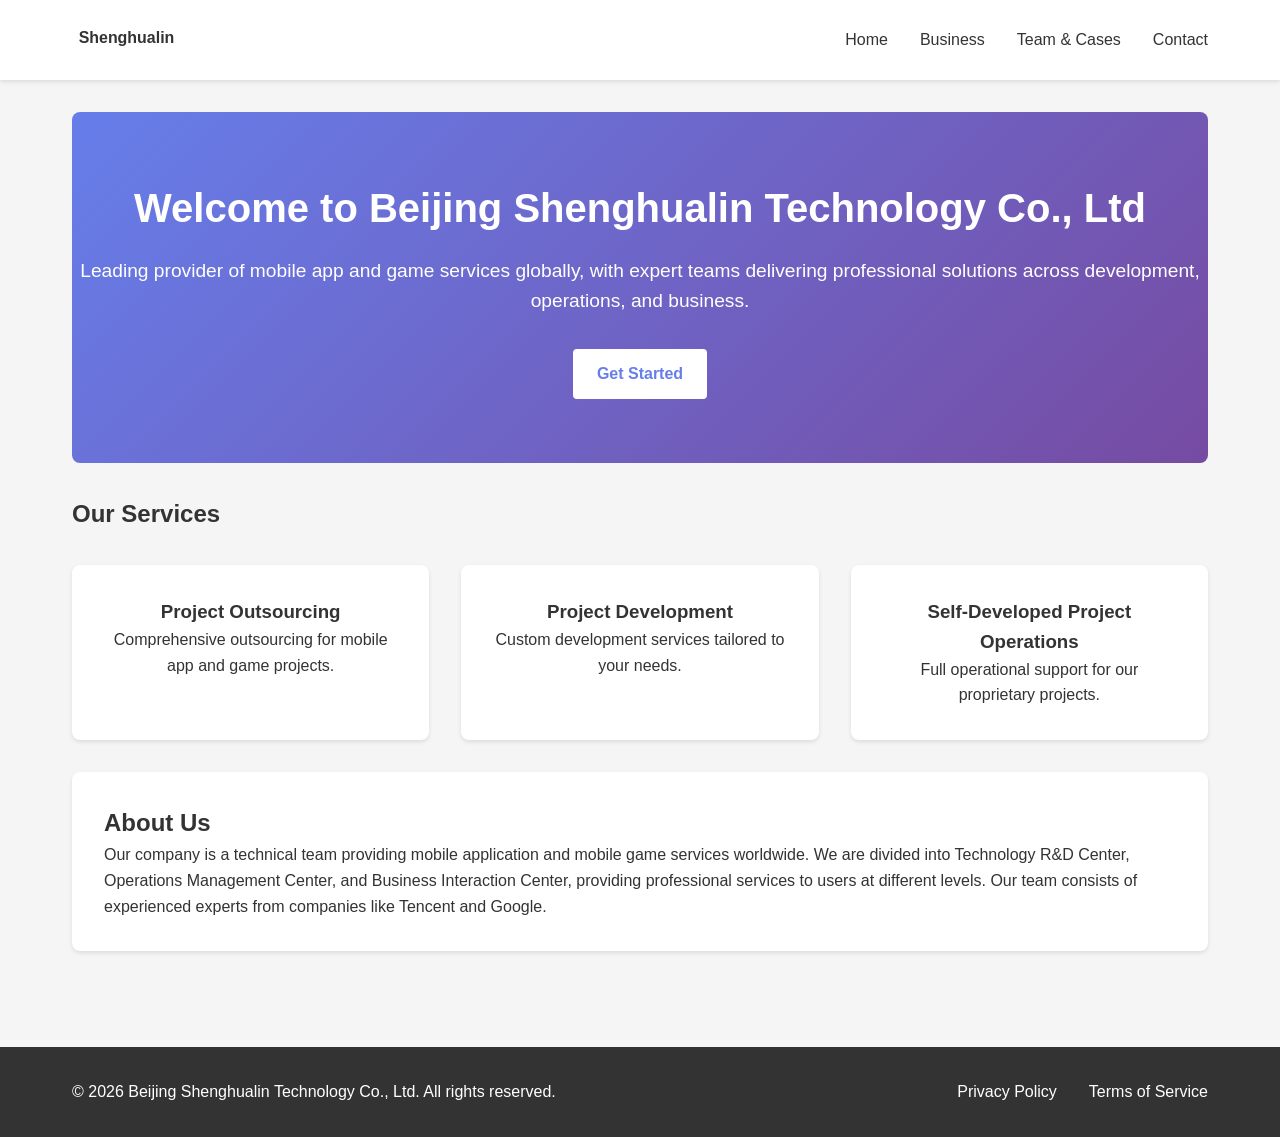
<file: index.html>
<!DOCTYPE html>
<html lang="en">
<head>
    <meta charset="UTF-8">
    <meta name="viewport" content="width=device-width, initial-scale=1.0">
    <title>Beijing Shenghualin Technology Co., Ltd - Mobile App & Game Services</title>
    <meta name="description" content="Beijing Shenghualin Technology Co., Ltd provides global mobile application and game development, operation, and monetization services with expert teams from Tencent and Google.">
    <meta name="keywords" content="mobile app development, game development, app monetization, Tencent style, global services, Beijing tech company">
    <meta name="author" content="Beijing Shenghualin Technology Co., Ltd">
    <link rel="stylesheet" href="css/styles.css">
    <link rel="icon" href="svg/logo.svg" type="image/svg+xml">
</head>
<body>
    <header>
        <nav>
            <div class="logo">
                <img src="svg/logo.svg" alt="Shenghualin Logo">
            </div>
            <ul class="nav-links">
                <li><a href="index.html">Home</a></li>
                <li><a href="business.html">Business</a></li>
                <li><a href="team.html">Team & Cases</a></li>
                <li><a href="contact.html">Contact</a></li>
            </ul>
            <div class="menu-toggle">
                <img src="svg/menu.svg" alt="Menu">
            </div>
        </nav>
    </header>

    <main>
        <section class="hero">
            <h1>Welcome to Beijing Shenghualin Technology Co., Ltd</h1>
            <p>Leading provider of mobile app and game services globally, with expert teams delivering professional solutions across development, operations, and business.</p>
            <a href="contact.html" class="cta-button">Get Started</a>
        </section>

        <section class="services-overview">
            <h2>Our Services</h2>
            <div class="services-grid">
                <div class="service">
                    <h3>Project Outsourcing</h3>
                    <p>Comprehensive outsourcing for mobile app and game projects.</p>
                </div>
                <div class="service">
                    <h3>Project Development</h3>
                    <p>Custom development services tailored to your needs.</p>
                </div>
                <div class="service">
                    <h3>Self-Developed Project Operations</h3>
                    <p>Full operational support for our proprietary projects.</p>
                </div>
            </div>
        </section>

        <section class="about">
            <h2>About Us</h2>
            <p>Our company is a technical team providing mobile application and mobile game services worldwide. We are divided into Technology R&D Center, Operations Management Center, and Business Interaction Center, providing professional services to users at different levels. Our team consists of experienced experts from companies like Tencent and Google.</p>
        </section>
    </main>

    <footer>
        <div class="footer-content">
            <p>&copy; 2026 Beijing Shenghualin Technology Co., Ltd. All rights reserved.</p>
            <ul>
                <li><a href="privacy.html">Privacy Policy</a></li>
                <li><a href="terms.html">Terms of Service</a></li>
            </ul>
        </div>
    </footer>

    <script src="js/script.js"></script>
</body>
</html>
</file>
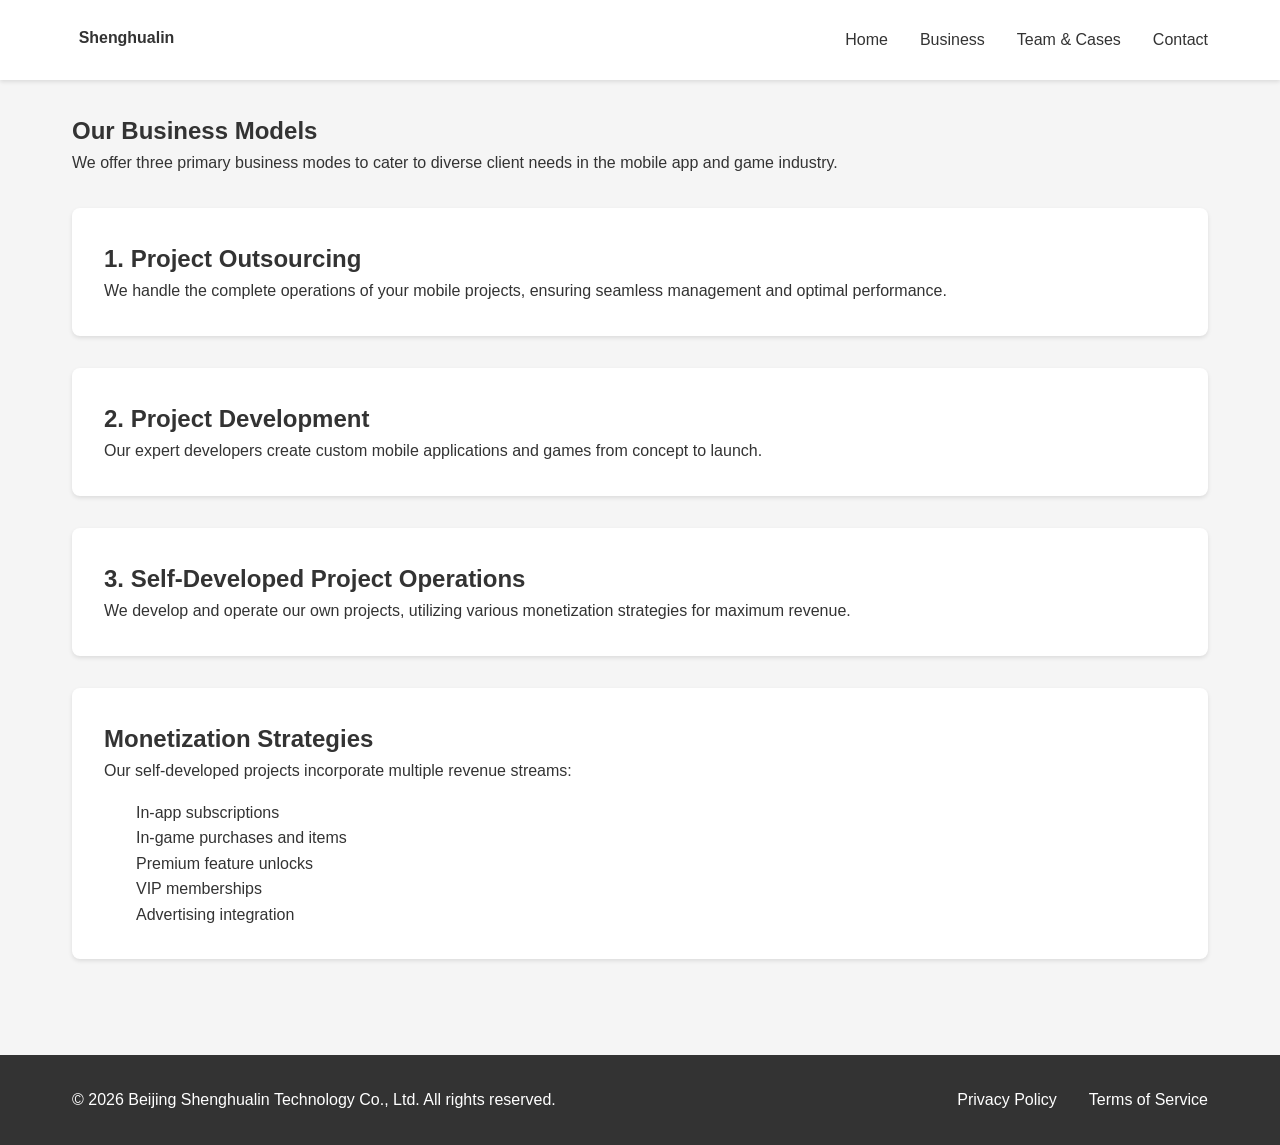
<file: business.html>
<!DOCTYPE html>
<html lang="en">
<head>
    <meta charset="UTF-8">
    <meta name="viewport" content="width=device-width, initial-scale=1.0">
    <title>Business Services - Beijing Shenghualin Technology Co., Ltd</title>
    <meta name="description" content="Explore our business models: Project Outsourcing, Development, and Self-Developed Operations with monetization strategies including subscriptions, in-app purchases, and ads.">
    <meta name="keywords" content="mobile app business, game monetization, project outsourcing, app development services">
    <link rel="stylesheet" href="css/styles.css">
    <link rel="icon" href="svg/logo.svg" type="image/svg+xml">
</head>
<body>
    <header>
        <nav>
            <div class="logo">
                <img src="svg/logo.svg" alt="Shenghualin Logo">
            </div>
            <ul class="nav-links">
                <li><a href="index.html">Home</a></li>
                <li><a href="business.html">Business</a></li>
                <li><a href="team.html">Team & Cases</a></li>
                <li><a href="contact.html">Contact</a></li>
            </ul>
            <div class="menu-toggle">
                <img src="svg/menu.svg" alt="Menu">
            </div>
        </nav>
    </header>

    <main>
        <section class="business-intro">
            <h1>Our Business Models</h1>
            <p>We offer three primary business modes to cater to diverse client needs in the mobile app and game industry.</p>
        </section>

        <section class="business-modes">
            <div class="mode">
                <h2>1. Project Outsourcing</h2>
                <p>We handle the complete operations of your mobile projects, ensuring seamless management and optimal performance.</p>
            </div>
            <div class="mode">
                <h2>2. Project Development</h2>
                <p>Our expert developers create custom mobile applications and games from concept to launch.</p>
            </div>
            <div class="mode">
                <h2>3. Self-Developed Project Operations</h2>
                <p>We develop and operate our own projects, utilizing various monetization strategies for maximum revenue.</p>
            </div>
        </section>

        <section class="monetization">
            <h2>Monetization Strategies</h2>
            <p>Our self-developed projects incorporate multiple revenue streams:</p>
            <ul>
                <li>In-app subscriptions</li>
                <li>In-game purchases and items</li>
                <li>Premium feature unlocks</li>
                <li>VIP memberships</li>
                <li>Advertising integration</li>
            </ul>
        </section>
    </main>

    <footer>
        <div class="footer-content">
            <p>&copy; 2026 Beijing Shenghualin Technology Co., Ltd. All rights reserved.</p>
            <ul>
                <li><a href="privacy.html">Privacy Policy</a></li>
                <li><a href="terms.html">Terms of Service</a></li>
            </ul>
        </div>
    </footer>

    <script src="js/script.js"></script>
</body>
</html>
</file>
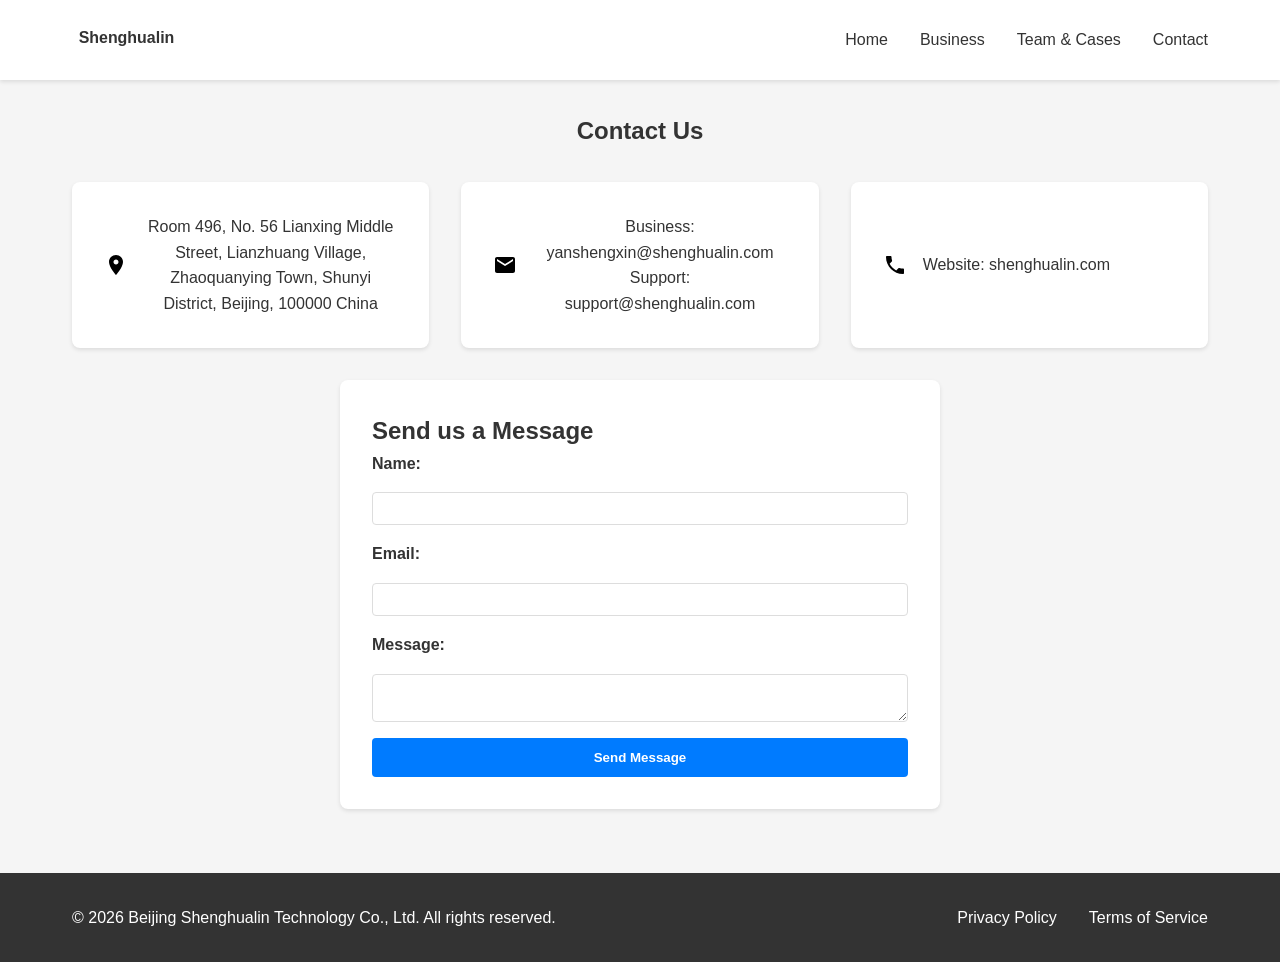
<file: contact.html>
<!DOCTYPE html>
<html lang="en">
<head>
    <meta charset="UTF-8">
    <meta name="viewport" content="width=device-width, initial-scale=1.0">
    <title>Contact Us - Beijing Shenghualin Technology Co., Ltd</title>
    <meta name="description" content="Get in touch with Beijing Shenghualin Technology Co., Ltd for mobile app and game development services. Contact our business and support teams.">
    <meta name="keywords" content="contact Shenghualin, mobile app inquiry, game development contact, Beijing tech company">
    <link rel="stylesheet" href="css/styles.css">
    <link rel="icon" href="svg/logo.svg" type="image/svg+xml">
</head>
<body>
    <header>
        <nav>
            <div class="logo">
                <img src="svg/logo.svg" alt="Shenghualin Logo">
            </div>
            <ul class="nav-links">
                <li><a href="index.html">Home</a></li>
                <li><a href="business.html">Business</a></li>
                <li><a href="team.html">Team & Cases</a></li>
                <li><a href="contact.html">Contact</a></li>
            </ul>
            <div class="menu-toggle">
                <img src="svg/menu.svg" alt="Menu">
            </div>
        </nav>
    </header>

    <main>
        <section class="contact-info">
            <h1>Contact Us</h1>
            <div class="contact-details">
                <div class="detail">
                    <img src="svg/location.svg" alt="Location">
                    <p>Room 496, No. 56 Lianxing Middle Street, Lianzhuang Village, Zhaoquanying Town, Shunyi District, Beijing, 100000 China</p>
                </div>
                <div class="detail">
                    <img src="svg/email.svg" alt="Email">
                    <p>Business: yanshengxin@shenghualin.com<br>Support: support@shenghualin.com</p>
                </div>
                <div class="detail">
                    <img src="svg/phone.svg" alt="Phone">
                    <p>Website: shenghualin.com</p>
                </div>
            </div>
        </section>

        <section class="contact-form">
            <h2>Send us a Message</h2>
            <form action="#" method="post">
                <label for="name">Name:</label>
                <input type="text" id="name" name="name" required>

                <label for="email">Email:</label>
                <input type="email" id="email" name="email" required>

                <label for="message">Message:</label>
                <textarea id="message" name="message" required></textarea>

                <button type="submit">Send Message</button>
            </form>
        </section>
    </main>

    <footer>
        <div class="footer-content">
            <p>&copy; 2026 Beijing Shenghualin Technology Co., Ltd. All rights reserved.</p>
            <ul>
                <li><a href="privacy.html">Privacy Policy</a></li>
                <li><a href="terms.html">Terms of Service</a></li>
            </ul>
        </div>
    </footer>

    <script src="js/script.js"></script>
</body>
</html>
</file>
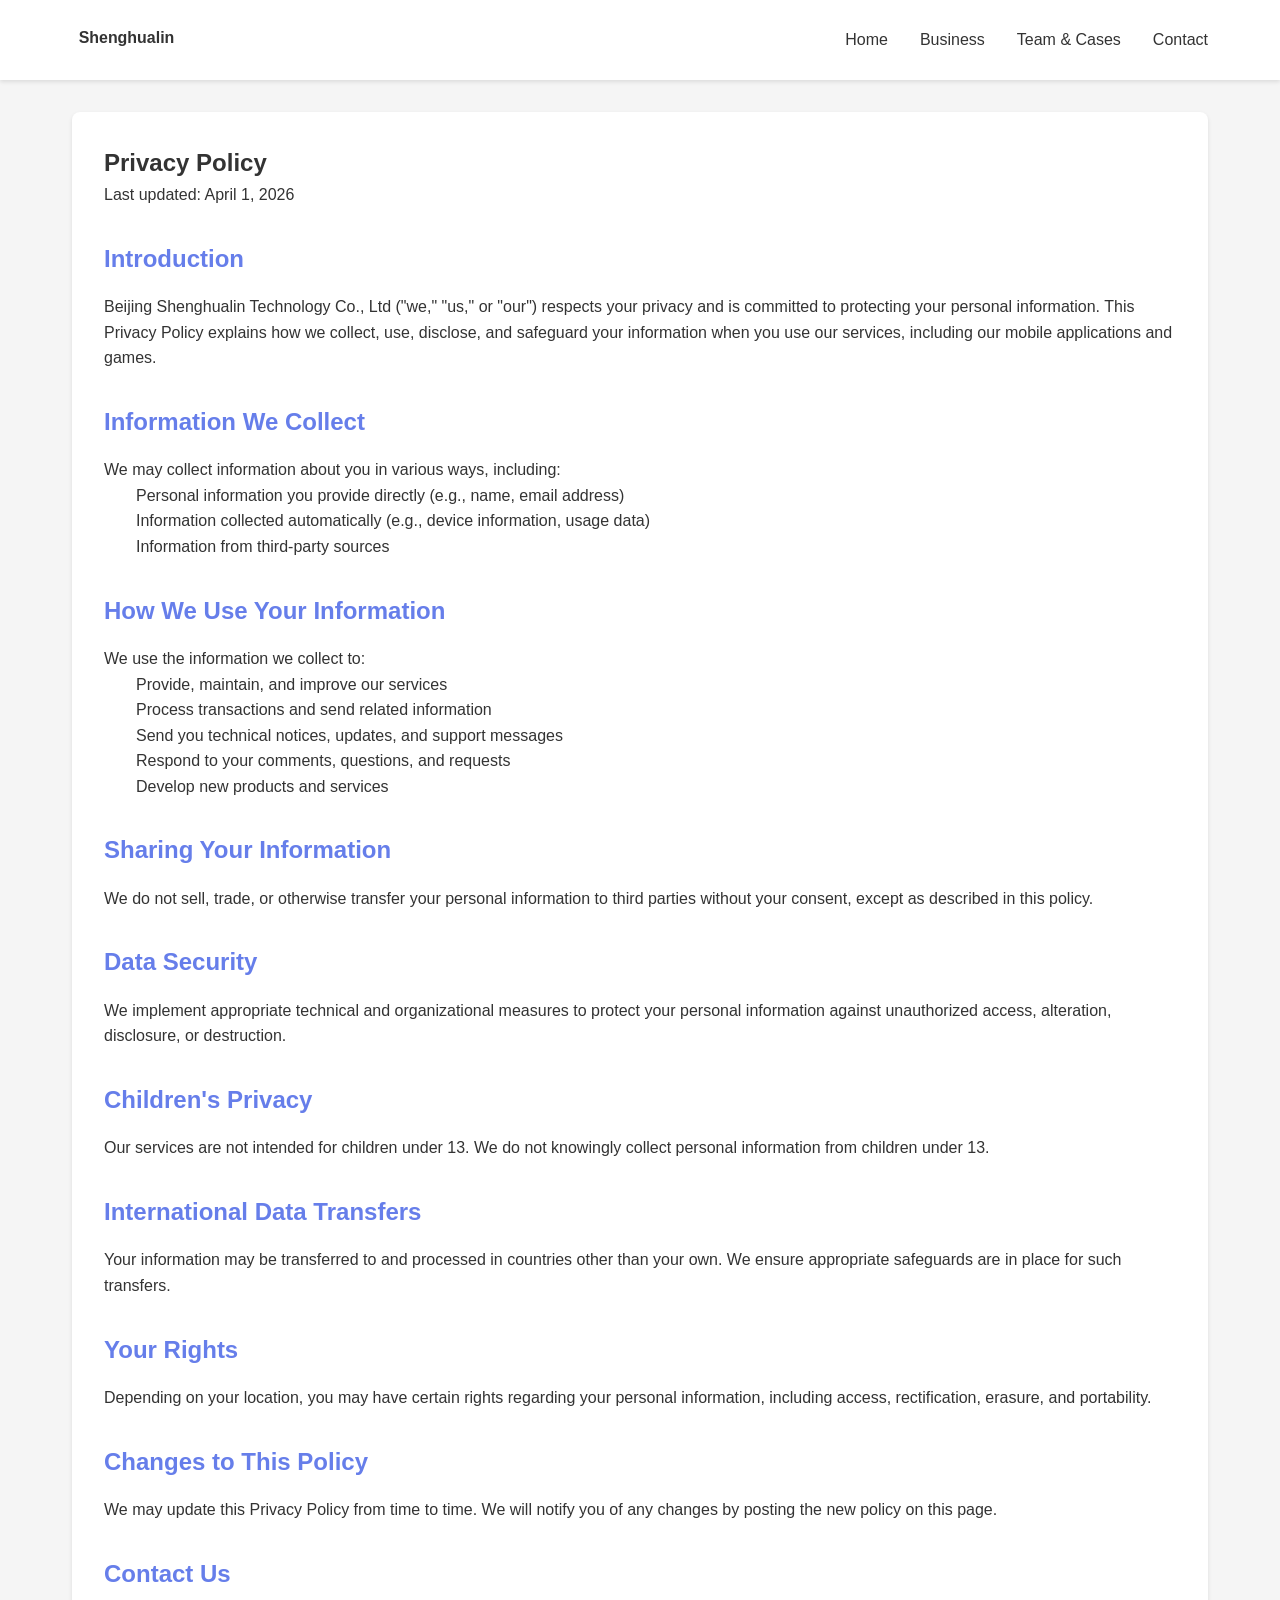
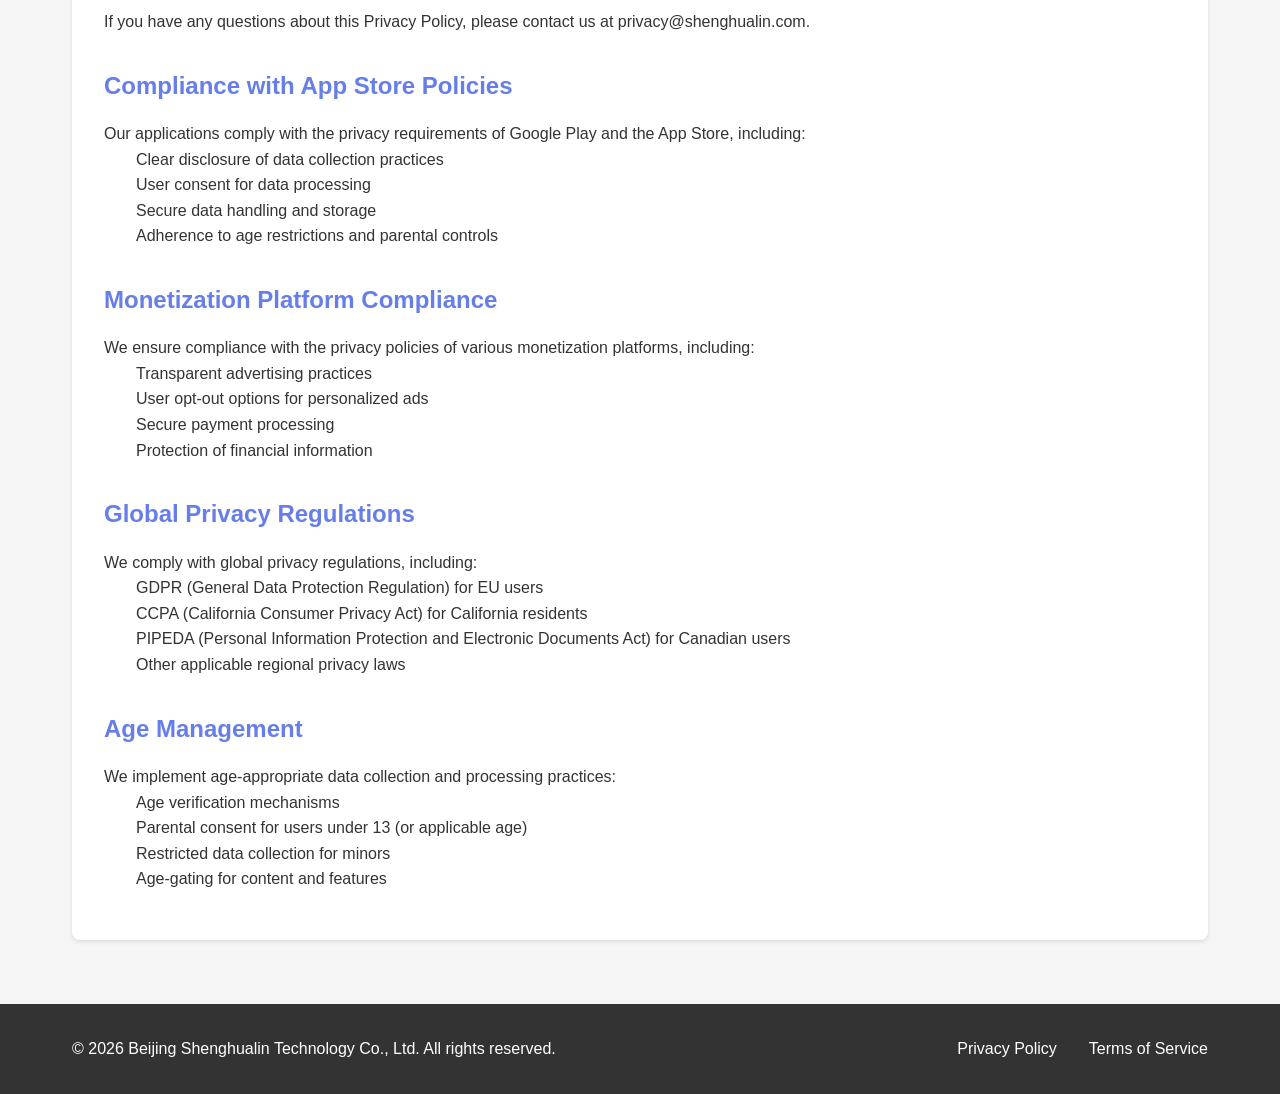
<file: privacy.html>
<!DOCTYPE html>
<html lang="en">
<head>
    <meta charset="UTF-8">
    <meta name="viewport" content="width=device-width, initial-scale=1.0">
    <title>Privacy Policy - Beijing Shenghualin Technology Co., Ltd</title>
    <meta name="description" content="Privacy Policy for Beijing Shenghualin Technology Co., Ltd, covering data collection, usage, and compliance with global privacy regulations.">
    <meta name="keywords" content="privacy policy, data protection, GDPR, CCPA, app privacy">
    <link rel="stylesheet" href="css/styles.css">
    <link rel="icon" href="svg/logo.svg" type="image/svg+xml">
</head>
<body>
    <header>
        <nav>
            <div class="logo">
                <img src="svg/logo.svg" alt="Shenghualin Logo">
            </div>
            <ul class="nav-links">
                <li><a href="index.html">Home</a></li>
                <li><a href="business.html">Business</a></li>
                <li><a href="team.html">Team & Cases</a></li>
                <li><a href="contact.html">Contact</a></li>
            </ul>
            <div class="menu-toggle">
                <img src="svg/menu.svg" alt="Menu">
            </div>
        </nav>
    </header>

    <main>
        <section class="privacy-policy">
            <h1>Privacy Policy</h1>
            <p>Last updated: April 1, 2026</p>

            <h2>Introduction</h2>
            <p>Beijing Shenghualin Technology Co., Ltd ("we," "us," or "our") respects your privacy and is committed to protecting your personal information. This Privacy Policy explains how we collect, use, disclose, and safeguard your information when you use our services, including our mobile applications and games.</p>

            <h2>Information We Collect</h2>
            <p>We may collect information about you in various ways, including:</p>
            <ul>
                <li>Personal information you provide directly (e.g., name, email address)</li>
                <li>Information collected automatically (e.g., device information, usage data)</li>
                <li>Information from third-party sources</li>
            </ul>

            <h2>How We Use Your Information</h2>
            <p>We use the information we collect to:</p>
            <ul>
                <li>Provide, maintain, and improve our services</li>
                <li>Process transactions and send related information</li>
                <li>Send you technical notices, updates, and support messages</li>
                <li>Respond to your comments, questions, and requests</li>
                <li>Develop new products and services</li>
            </ul>

            <h2>Sharing Your Information</h2>
            <p>We do not sell, trade, or otherwise transfer your personal information to third parties without your consent, except as described in this policy.</p>

            <h2>Data Security</h2>
            <p>We implement appropriate technical and organizational measures to protect your personal information against unauthorized access, alteration, disclosure, or destruction.</p>

            <h2>Children's Privacy</h2>
            <p>Our services are not intended for children under 13. We do not knowingly collect personal information from children under 13.</p>

            <h2>International Data Transfers</h2>
            <p>Your information may be transferred to and processed in countries other than your own. We ensure appropriate safeguards are in place for such transfers.</p>

            <h2>Your Rights</h2>
            <p>Depending on your location, you may have certain rights regarding your personal information, including access, rectification, erasure, and portability.</p>

            <h2>Changes to This Policy</h2>
            <p>We may update this Privacy Policy from time to time. We will notify you of any changes by posting the new policy on this page.</p>

            <h2>Contact Us</h2>
            <p>If you have any questions about this Privacy Policy, please contact us at privacy@shenghualin.com.</p>

            <h2>Compliance with App Store Policies</h2>
            <p>Our applications comply with the privacy requirements of Google Play and the App Store, including:</p>
            <ul>
                <li>Clear disclosure of data collection practices</li>
                <li>User consent for data processing</li>
                <li>Secure data handling and storage</li>
                <li>Adherence to age restrictions and parental controls</li>
            </ul>

            <h2>Monetization Platform Compliance</h2>
            <p>We ensure compliance with the privacy policies of various monetization platforms, including:</p>
            <ul>
                <li>Transparent advertising practices</li>
                <li>User opt-out options for personalized ads</li>
                <li>Secure payment processing</li>
                <li>Protection of financial information</li>
            </ul>

            <h2>Global Privacy Regulations</h2>
            <p>We comply with global privacy regulations, including:</p>
            <ul>
                <li>GDPR (General Data Protection Regulation) for EU users</li>
                <li>CCPA (California Consumer Privacy Act) for California residents</li>
                <li>PIPEDA (Personal Information Protection and Electronic Documents Act) for Canadian users</li>
                <li>Other applicable regional privacy laws</li>
            </ul>

            <h2>Age Management</h2>
            <p>We implement age-appropriate data collection and processing practices:</p>
            <ul>
                <li>Age verification mechanisms</li>
                <li>Parental consent for users under 13 (or applicable age)</li>
                <li>Restricted data collection for minors</li>
                <li>Age-gating for content and features</li>
            </ul>
        </section>
    </main>

    <footer>
        <div class="footer-content">
            <p>&copy; 2026 Beijing Shenghualin Technology Co., Ltd. All rights reserved.</p>
            <ul>
                <li><a href="privacy.html">Privacy Policy</a></li>
                <li><a href="terms.html">Terms of Service</a></li>
            </ul>
        </div>
    </footer>

    <script src="js/script.js"></script>
</body>
</html>
</file>
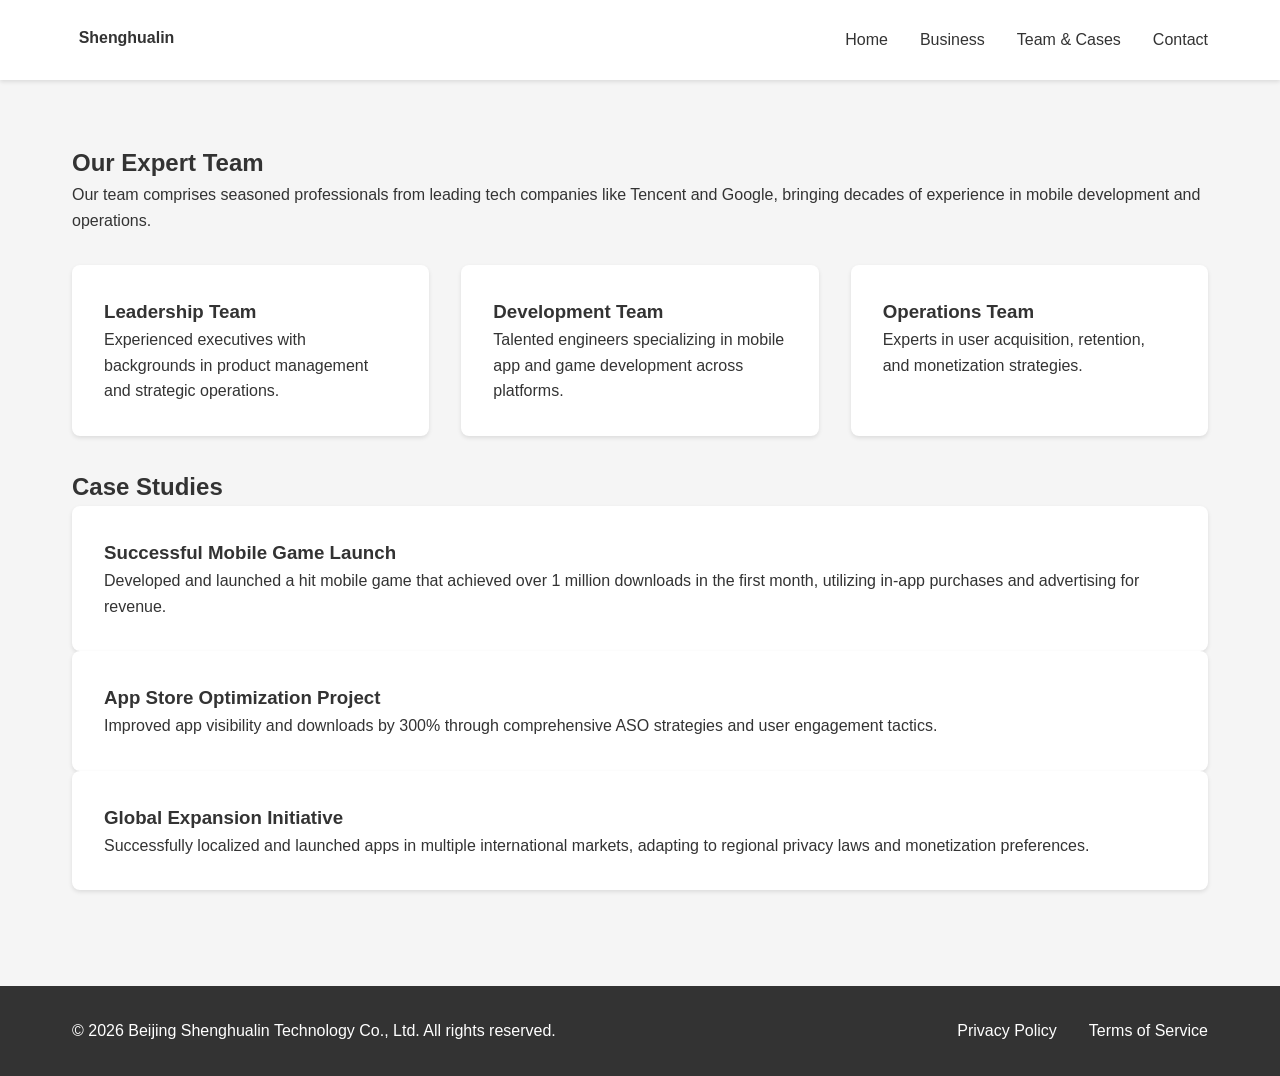
<file: team.html>
<!DOCTYPE html>
<html lang="en">
<head>
    <meta charset="UTF-8">
    <meta name="viewport" content="width=device-width, initial-scale=1.0">
    <title>Team & Case Studies - Beijing Shenghualin Technology Co., Ltd</title>
    <meta name="description" content="Meet our expert team from Tencent and Google, and explore successful case studies in mobile app and game development.">
    <meta name="keywords" content="mobile app team, game development experts, Tencent alumni, Google engineers, case studies">
    <link rel="stylesheet" href="css/styles.css">
    <link rel="icon" href="svg/logo.svg" type="image/svg+xml">
</head>
<body>
    <header>
        <nav>
            <div class="logo">
                <img src="svg/logo.svg" alt="Shenghualin Logo">
            </div>
            <ul class="nav-links">
                <li><a href="index.html">Home</a></li>
                <li><a href="business.html">Business</a></li>
                <li><a href="team.html">Team & Cases</a></li>
                <li><a href="contact.html">Contact</a></li>
            </ul>
            <div class="menu-toggle">
                <img src="svg/menu.svg" alt="Menu">
            </div>
        </nav>
    </header>

    <main>
        <section class="team-intro">
            <h1>Our Expert Team</h1>
            <p>Our team comprises seasoned professionals from leading tech companies like Tencent and Google, bringing decades of experience in mobile development and operations.</p>
        </section>

        <section class="team-members">
            <div class="member">
                <h3>Leadership Team</h3>
                <p>Experienced executives with backgrounds in product management and strategic operations.</p>
            </div>
            <div class="member">
                <h3>Development Team</h3>
                <p>Talented engineers specializing in mobile app and game development across platforms.</p>
            </div>
            <div class="member">
                <h3>Operations Team</h3>
                <p>Experts in user acquisition, retention, and monetization strategies.</p>
            </div>
        </section>

        <section class="case-studies">
            <h2>Case Studies</h2>
            <div class="case">
                <h3>Successful Mobile Game Launch</h3>
                <p>Developed and launched a hit mobile game that achieved over 1 million downloads in the first month, utilizing in-app purchases and advertising for revenue.</p>
            </div>
            <div class="case">
                <h3>App Store Optimization Project</h3>
                <p>Improved app visibility and downloads by 300% through comprehensive ASO strategies and user engagement tactics.</p>
            </div>
            <div class="case">
                <h3>Global Expansion Initiative</h3>
                <p>Successfully localized and launched apps in multiple international markets, adapting to regional privacy laws and monetization preferences.</p>
            </div>
        </section>
    </main>

    <footer>
        <div class="footer-content">
            <p>&copy; 2026 Beijing Shenghualin Technology Co., Ltd. All rights reserved.</p>
            <ul>
                <li><a href="privacy.html">Privacy Policy</a></li>
                <li><a href="terms.html">Terms of Service</a></li>
            </ul>
        </div>
    </footer>

    <script src="js/script.js"></script>
</body>
</html>
</file>
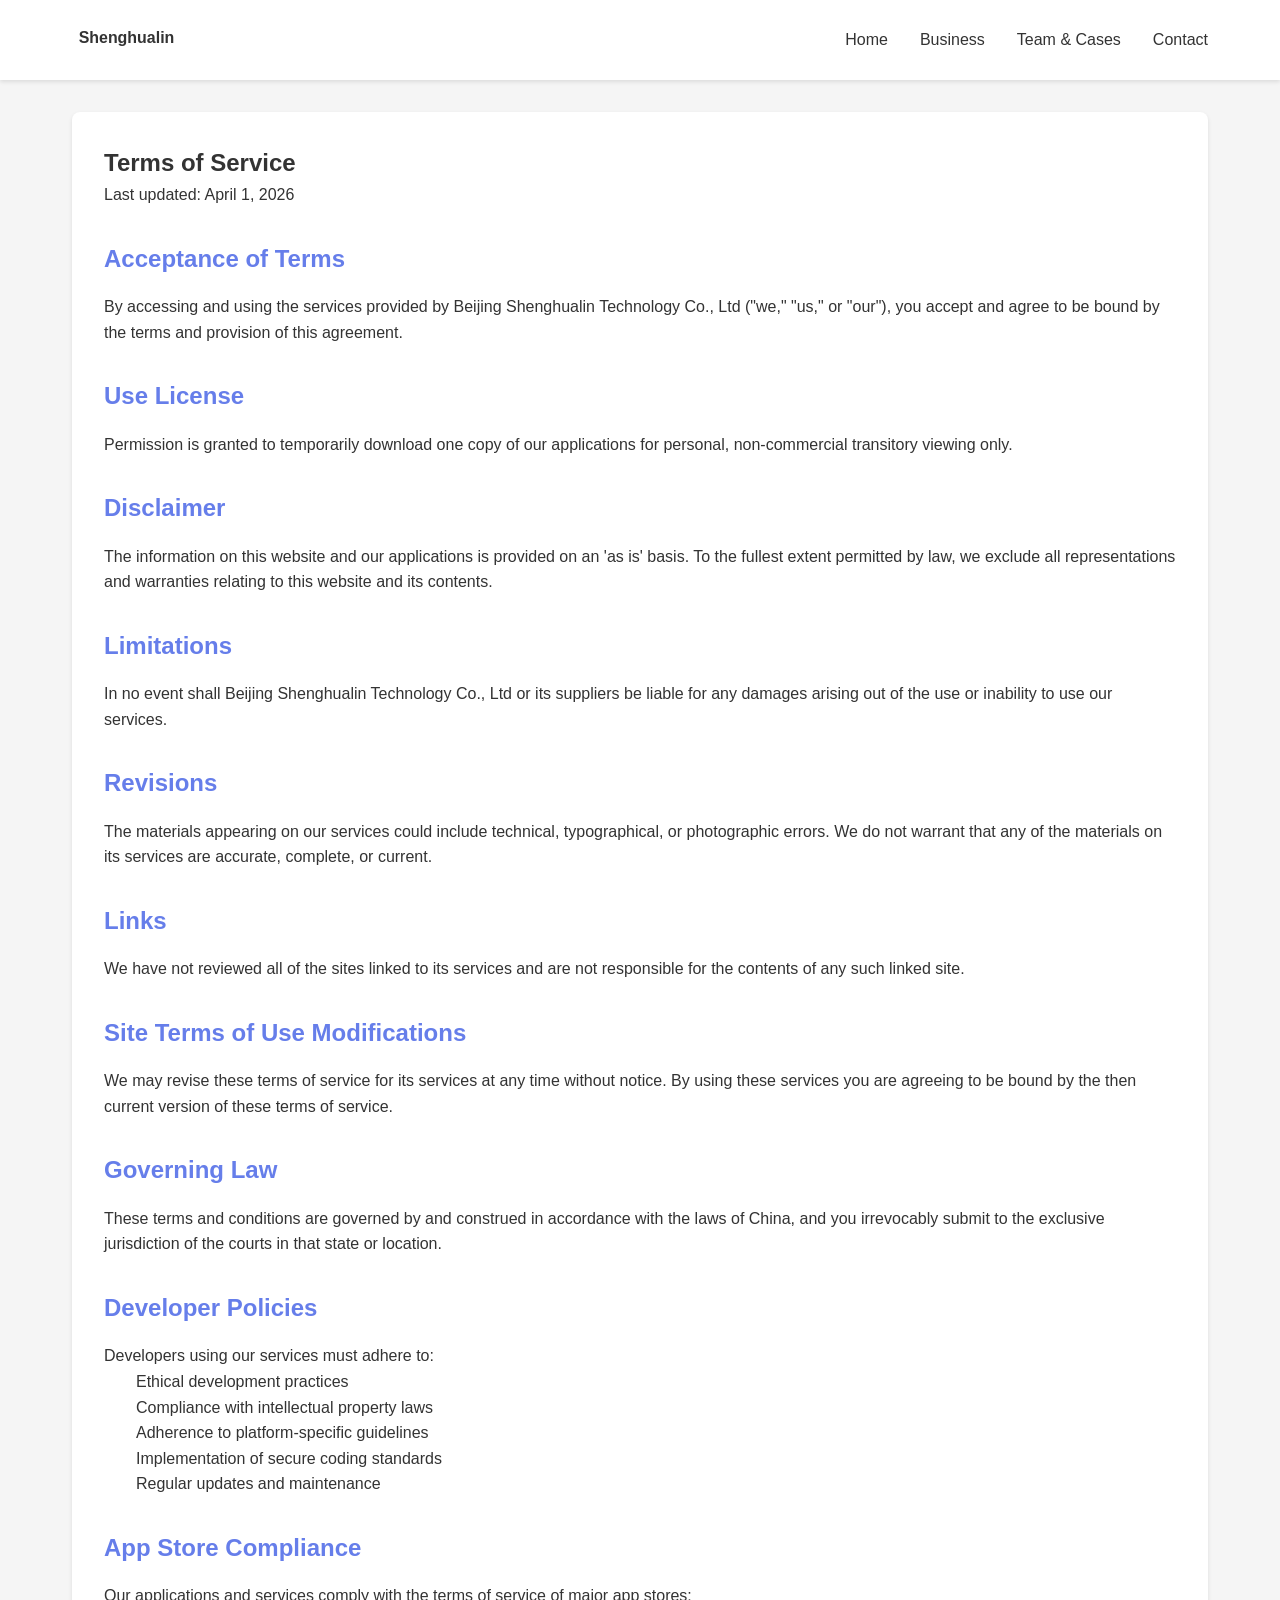
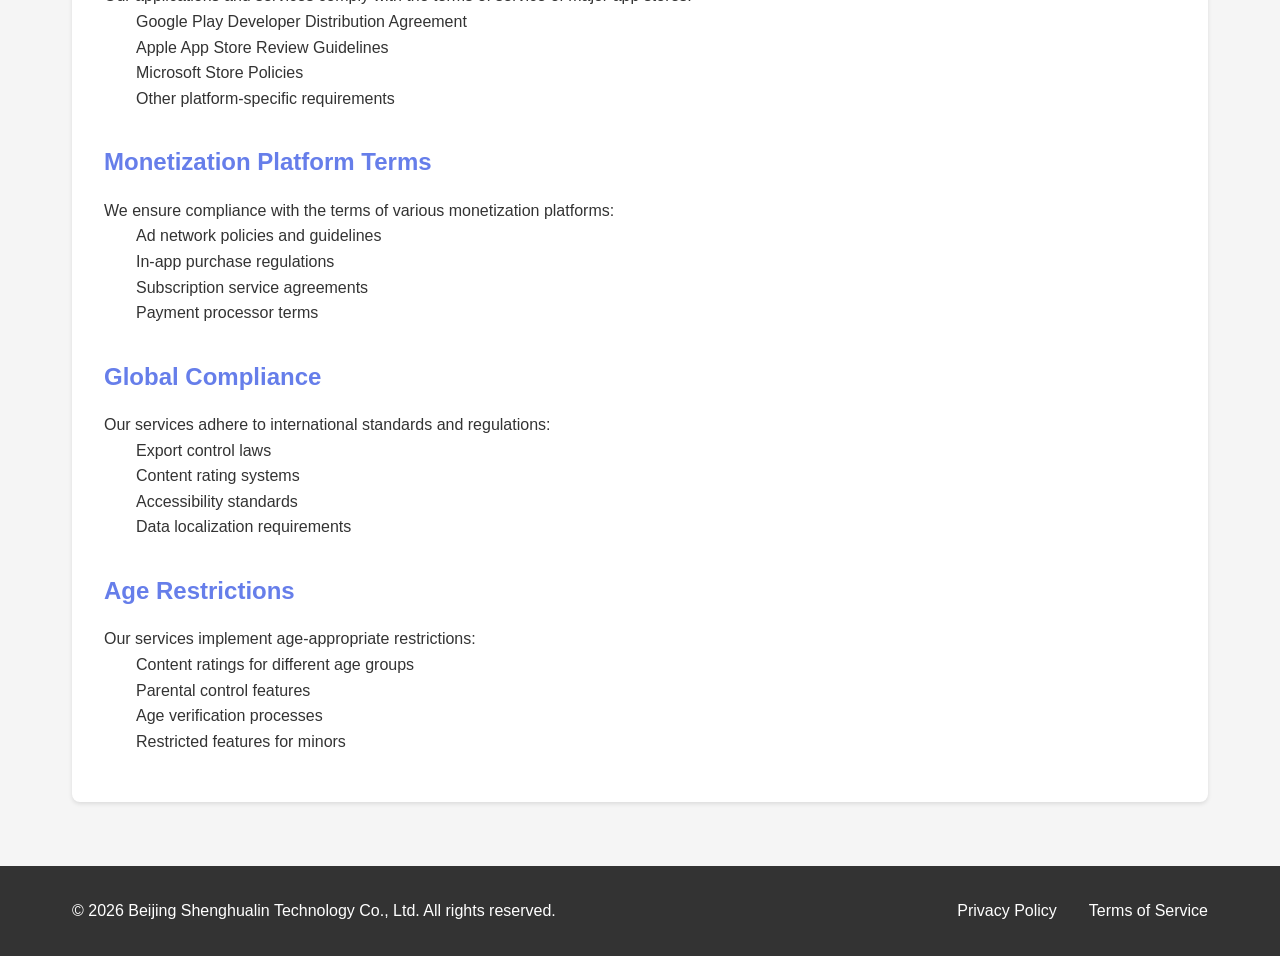
<file: terms.html>
<!DOCTYPE html>
<html lang="en">
<head>
    <meta charset="UTF-8">
    <meta name="viewport" content="width=device-width, initial-scale=1.0">
    <title>Terms of Service - Beijing Shenghualin Technology Co., Ltd</title>
    <meta name="description" content="Terms of Service for Beijing Shenghualin Technology Co., Ltd, outlining usage terms, developer policies, and platform compliance.">
    <meta name="keywords" content="terms of service, user agreement, developer terms, app store compliance">
    <link rel="stylesheet" href="css/styles.css">
    <link rel="icon" href="svg/logo.svg" type="image/svg+xml">
</head>
<body>
    <header>
        <nav>
            <div class="logo">
                <img src="svg/logo.svg" alt="Shenghualin Logo">
            </div>
            <ul class="nav-links">
                <li><a href="index.html">Home</a></li>
                <li><a href="business.html">Business</a></li>
                <li><a href="team.html">Team & Cases</a></li>
                <li><a href="contact.html">Contact</a></li>
            </ul>
            <div class="menu-toggle">
                <img src="svg/menu.svg" alt="Menu">
            </div>
        </nav>
    </header>

    <main>
        <section class="terms-of-service">
            <h1>Terms of Service</h1>
            <p>Last updated: April 1, 2026</p>

            <h2>Acceptance of Terms</h2>
            <p>By accessing and using the services provided by Beijing Shenghualin Technology Co., Ltd ("we," "us," or "our"), you accept and agree to be bound by the terms and provision of this agreement.</p>

            <h2>Use License</h2>
            <p>Permission is granted to temporarily download one copy of our applications for personal, non-commercial transitory viewing only.</p>

            <h2>Disclaimer</h2>
            <p>The information on this website and our applications is provided on an 'as is' basis. To the fullest extent permitted by law, we exclude all representations and warranties relating to this website and its contents.</p>

            <h2>Limitations</h2>
            <p>In no event shall Beijing Shenghualin Technology Co., Ltd or its suppliers be liable for any damages arising out of the use or inability to use our services.</p>

            <h2>Revisions</h2>
            <p>The materials appearing on our services could include technical, typographical, or photographic errors. We do not warrant that any of the materials on its services are accurate, complete, or current.</p>

            <h2>Links</h2>
            <p>We have not reviewed all of the sites linked to its services and are not responsible for the contents of any such linked site.</p>

            <h2>Site Terms of Use Modifications</h2>
            <p>We may revise these terms of service for its services at any time without notice. By using these services you are agreeing to be bound by the then current version of these terms of service.</p>

            <h2>Governing Law</h2>
            <p>These terms and conditions are governed by and construed in accordance with the laws of China, and you irrevocably submit to the exclusive jurisdiction of the courts in that state or location.</p>

            <h2>Developer Policies</h2>
            <p>Developers using our services must adhere to:</p>
            <ul>
                <li>Ethical development practices</li>
                <li>Compliance with intellectual property laws</li>
                <li>Adherence to platform-specific guidelines</li>
                <li>Implementation of secure coding standards</li>
                <li>Regular updates and maintenance</li>
            </ul>

            <h2>App Store Compliance</h2>
            <p>Our applications and services comply with the terms of service of major app stores:</p>
            <ul>
                <li>Google Play Developer Distribution Agreement</li>
                <li>Apple App Store Review Guidelines</li>
                <li>Microsoft Store Policies</li>
                <li>Other platform-specific requirements</li>
            </ul>

            <h2>Monetization Platform Terms</h2>
            <p>We ensure compliance with the terms of various monetization platforms:</p>
            <ul>
                <li>Ad network policies and guidelines</li>
                <li>In-app purchase regulations</li>
                <li>Subscription service agreements</li>
                <li>Payment processor terms</li>
            </ul>

            <h2>Global Compliance</h2>
            <p>Our services adhere to international standards and regulations:</p>
            <ul>
                <li>Export control laws</li>
                <li>Content rating systems</li>
                <li>Accessibility standards</li>
                <li>Data localization requirements</li>
            </ul>

            <h2>Age Restrictions</h2>
            <p>Our services implement age-appropriate restrictions:</p>
            <ul>
                <li>Content ratings for different age groups</li>
                <li>Parental control features</li>
                <li>Age verification processes</li>
                <li>Restricted features for minors</li>
            </ul>
        </section>
    </main>

    <footer>
        <div class="footer-content">
            <p>&copy; 2026 Beijing Shenghualin Technology Co., Ltd. All rights reserved.</p>
            <ul>
                <li><a href="privacy.html">Privacy Policy</a></li>
                <li><a href="terms.html">Terms of Service</a></li>
            </ul>
        </div>
    </footer>

    <script src="js/script.js"></script>
</body>
</html>
</file>
<file: css/styles.css>
/* Reset and base styles */
* {
    margin: 0;
    padding: 0;
    box-sizing: border-box;
}

body {
    font-family: 'Helvetica Neue', Arial, sans-serif;
    line-height: 1.6;
    color: #333;
    background-color: #f5f5f5;
}

a {
    text-decoration: none;
    color: inherit;
}

ul {
    list-style: none;
}

/* Header and Navigation */
header {
    background-color: #fff;
    box-shadow: 0 2px 4px rgba(0,0,0,0.1);
    position: sticky;
    top: 0;
    z-index: 100;
}

nav {
    display: flex;
    justify-content: space-between;
    align-items: center;
    padding: 1rem 2rem;
    max-width: 1200px;
    margin: 0 auto;
}

.logo img {
    height: 40px;
}

.nav-links {
    display: flex;
    gap: 2rem;
}

.nav-links a {
    font-weight: 500;
    transition: color 0.3s;
}

.nav-links a:hover {
    color: #007bff;
}

.menu-toggle {
    display: none;
    cursor: pointer;
}

/* Main content */
main {
    max-width: 1200px;
    margin: 0 auto;
    padding: 2rem;
}

/* Hero section */
.hero {
    text-align: center;
    padding: 4rem 0;
    background: linear-gradient(135deg, #667eea 0%, #764ba2 100%);
    color: white;
    border-radius: 8px;
    margin-bottom: 2rem;
}

.hero h1 {
    font-size: 2.5rem;
    margin-bottom: 1rem;
}

.hero p {
    font-size: 1.2rem;
    margin-bottom: 2rem;
}

.cta-button {
    display: inline-block;
    background-color: #fff;
    color: #667eea;
    padding: 0.75rem 1.5rem;
    border-radius: 4px;
    font-weight: bold;
    transition: background-color 0.3s;
}

.cta-button:hover {
    background-color: #f0f0f0;
}

/* Services overview */
.services-overview {
    margin: 2rem 0;
}

.services-grid {
    display: grid;
    grid-template-columns: repeat(auto-fit, minmax(300px, 1fr));
    gap: 2rem;
    margin-top: 2rem;
}

.service {
    background-color: #fff;
    padding: 2rem;
    border-radius: 8px;
    box-shadow: 0 2px 4px rgba(0,0,0,0.1);
    text-align: center;
}

/* About section */
.about {
    background-color: #fff;
    padding: 2rem;
    border-radius: 8px;
    box-shadow: 0 2px 4px rgba(0,0,0,0.1);
    margin: 2rem 0;
}

/* Business modes */
.business-modes {
    display: grid;
    gap: 2rem;
    margin: 2rem 0;
}

.mode {
    background-color: #fff;
    padding: 2rem;
    border-radius: 8px;
    box-shadow: 0 2px 4px rgba(0,0,0,0.1);
}

/* Monetization */
.monetization {
    background-color: #fff;
    padding: 2rem;
    border-radius: 8px;
    box-shadow: 0 2px 4px rgba(0,0,0,0.1);
    margin: 2rem 0;
}

.monetization ul {
    margin-top: 1rem;
    padding-left: 2rem;
}

/* Team sections */
.team-intro, .case-studies {
    margin: 2rem 0;
}

.team-members {
    display: grid;
    grid-template-columns: repeat(auto-fit, minmax(250px, 1fr));
    gap: 2rem;
    margin: 2rem 0;
}

.member, .case {
    background-color: #fff;
    padding: 2rem;
    border-radius: 8px;
    box-shadow: 0 2px 4px rgba(0,0,0,0.1);
}

/* Contact sections */
.contact-info {
    text-align: center;
    margin-bottom: 2rem;
}

.contact-details {
    display: grid;
    grid-template-columns: repeat(auto-fit, minmax(250px, 1fr));
    gap: 2rem;
    margin: 2rem 0;
}

.detail {
    background-color: #fff;
    padding: 2rem;
    border-radius: 8px;
    box-shadow: 0 2px 4px rgba(0,0,0,0.1);
    display: flex;
    align-items: center;
    gap: 1rem;
}

.detail img {
    width: 24px;
    height: 24px;
    flex-shrink: 0;
}

.contact-form {
    background-color: #fff;
    padding: 2rem;
    border-radius: 8px;
    box-shadow: 0 2px 4px rgba(0,0,0,0.1);
    max-width: 600px;
    margin: 0 auto;
}

.contact-form form {
    display: flex;
    flex-direction: column;
    gap: 1rem;
}

.contact-form label {
    font-weight: bold;
}

.contact-form input, .contact-form textarea {
    padding: 0.5rem;
    border: 1px solid #ddd;
    border-radius: 4px;
}

.contact-form button {
    background-color: #007bff;
    color: white;
    padding: 0.75rem;
    border: none;
    border-radius: 4px;
    cursor: pointer;
    font-weight: bold;
    transition: background-color 0.3s;
}

.contact-form button:hover {
    background-color: #0056b3;
}

/* Privacy and Terms */
.privacy-policy, .terms-of-service {
    background-color: #fff;
    padding: 2rem;
    border-radius: 8px;
    box-shadow: 0 2px 4px rgba(0,0,0,0.1);
}

.privacy-policy h2, .terms-of-service h2 {
    margin-top: 2rem;
    margin-bottom: 1rem;
    color: #667eea;
}

.privacy-policy h3, .terms-of-service h3 {
    margin-top: 1.5rem;
    margin-bottom: 0.5rem;
}

.privacy-policy ul, .terms-of-service ul {
    margin-left: 2rem;
    margin-bottom: 1rem;
}

/* Footer */
footer {
    background-color: #333;
    color: white;
    padding: 2rem 0;
    margin-top: 2rem;
}

.footer-content {
    max-width: 1200px;
    margin: 0 auto;
    padding: 0 2rem;
    display: flex;
    justify-content: space-between;
    align-items: center;
}

.footer-content ul {
    display: flex;
    gap: 2rem;
}

/* Responsive design */
@media (max-width: 768px) {
    nav {
        padding: 1rem;
    }

    .nav-links {
        display: none;
        position: absolute;
        top: 100%;
        left: 0;
        right: 0;
        background-color: #fff;
        flex-direction: column;
        padding: 1rem;
        box-shadow: 0 2px 4px rgba(0,0,0,0.1);
    }

    .nav-links.active {
        display: flex;
    }

    .menu-toggle {
        display: block;
    }

    .hero h1 {
        font-size: 2rem;
    }

    .services-grid, .team-members, .contact-details {
        grid-template-columns: 1fr;
    }

    .footer-content {
        flex-direction: column;
        gap: 1rem;
        text-align: center;
    }

    .footer-content ul {
        justify-content: center;
    }
}
</file>
